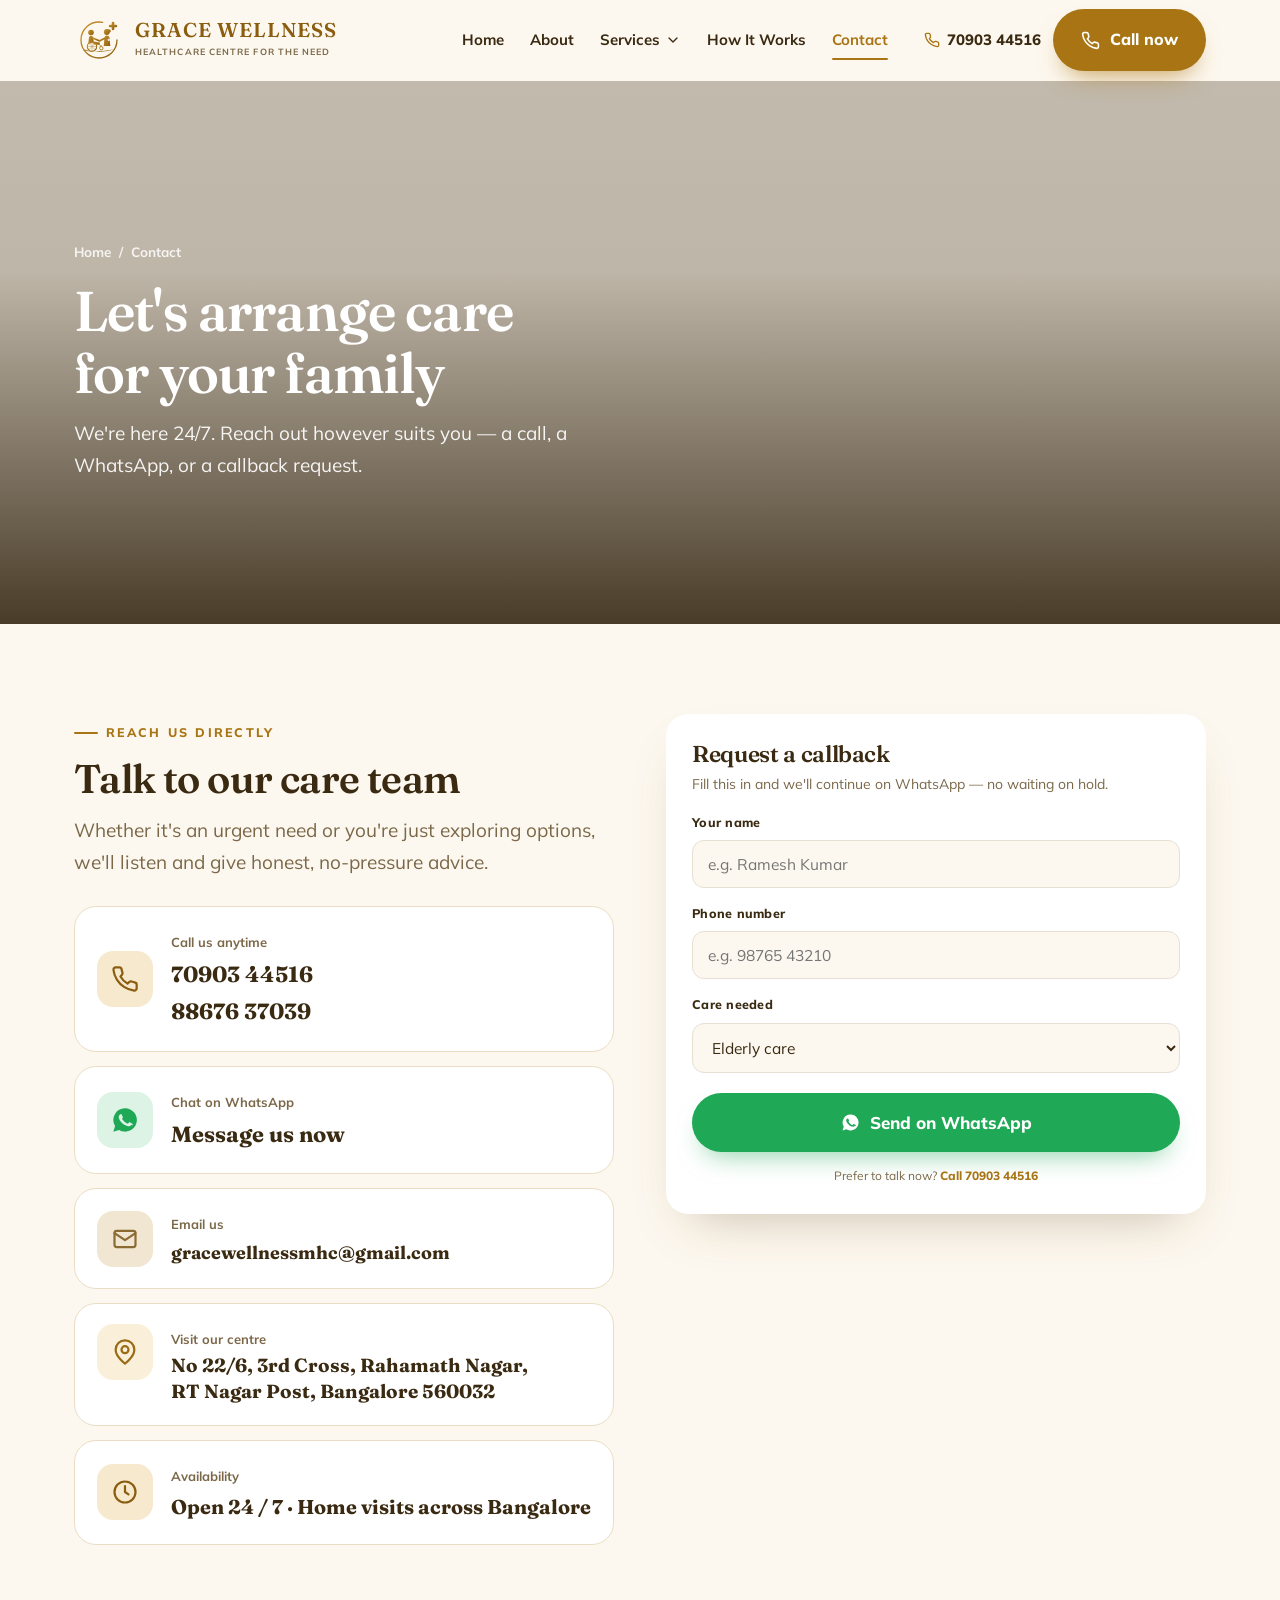
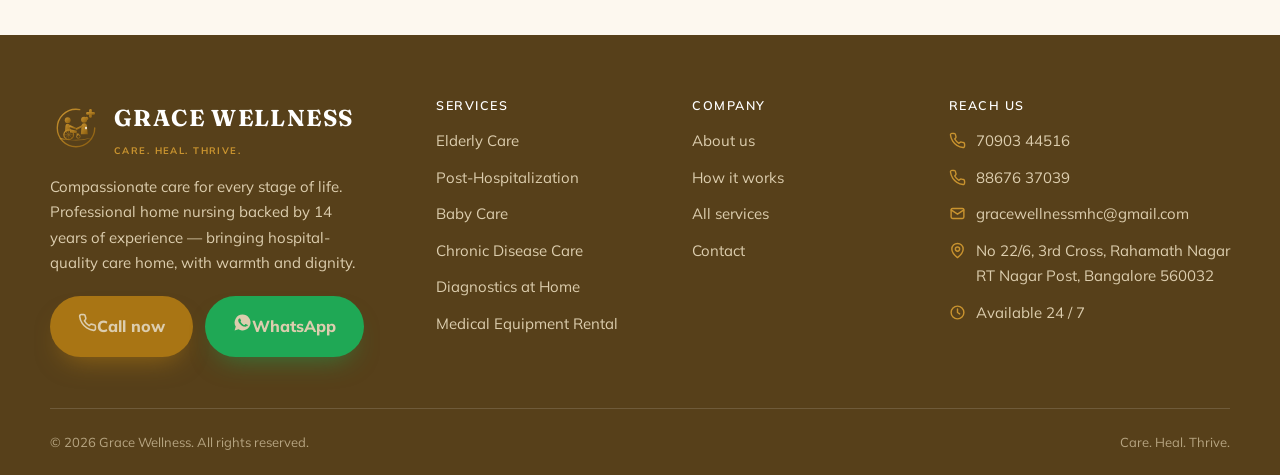
<file: contact.html>
<!doctype html>
<html lang="en">
<head>
<meta charset="utf-8">
<meta name="viewport" content="width=device-width, initial-scale=1">
<title>Contact Us — Grace Wellness Home Nursing Care</title>
<meta name="description" content="Arrange home nursing care today. Call or WhatsApp us 24/7, or request a callback and we'll get a trained nurse ready — often within hours.">
<link rel="canonical" href="https://gracewellnessmhc.com/contact.html">
<meta name="theme-color" content="#A97514">
<meta property="og:type" content="website">
<meta property="og:site_name" content="Grace Wellness">
<meta property="og:locale" content="en_IN">
<meta property="og:url" content="https://gracewellnessmhc.com/contact.html">
<meta property="og:title" content="Contact Us — Grace Wellness Home Nursing Care">
<meta property="og:description" content="Arrange home nursing care today. Call or WhatsApp us 24/7, or request a callback and we'll get a trained nurse ready — often within hours.">
<meta property="og:image" content="https://gracewellnessmhc.com/assets/og-image.jpg">
<meta property="og:image:secure_url" content="https://gracewellnessmhc.com/assets/og-image.jpg">
<meta property="og:image:type" content="image/jpeg">
<meta property="og:image:width" content="1200">
<meta property="og:image:height" content="630">
<meta property="og:image:alt" content="Grace Wellness — expert home nursing care in Bangalore, 14 years of experience">
<meta name="twitter:card" content="summary_large_image">
<meta name="twitter:title" content="Contact Us — Grace Wellness Home Nursing Care">
<meta name="twitter:description" content="Arrange home nursing care today. Call or WhatsApp us 24/7, or request a callback and we'll get a trained nurse ready — often within hours.">
<meta name="twitter:image" content="https://gracewellnessmhc.com/assets/og-image.jpg">
<meta name="twitter:image:alt" content="Grace Wellness — expert home nursing care in Bangalore, 14 years of experience">
<link rel="icon" href="assets/favicon.svg" type="image/svg+xml">
<link rel="preconnect" href="https://fonts.googleapis.com">
<link rel="preconnect" href="https://fonts.gstatic.com" crossorigin>
<link href="https://fonts.googleapis.com/css2?family=Fraunces:ital,opsz,wght@0,9..144,400;0,9..144,500;0,9..144,600;0,9..144,700;1,9..144,500;1,9..144,600&family=Mulish:wght@400;500;600;700;800&display=swap" rel="stylesheet">
<link rel="stylesheet" href="assets/styles.css">
</head>
<body>
<header id="site-header"></header>
<main>
  <section class="page-hero" style="min-height:44vh">
    <div class="ph-bg" style="background-image:url('https://images.pexels.com/photos/18459193/pexels-photo-18459193.jpeg?auto=compress&cs=tinysrgb&w=1600')"></div>
    <div class="wrap">
      <div class="crumb reveal"><a href="index.html">Home</a> / <span>Contact</span></div>
      <h1 class="reveal d1">Let's arrange care for your family</h1>
      <p class="reveal d2">We're here 24/7. Reach out however suits you — a call, a WhatsApp, or a callback request.</p>
    </div>
  </section>

  <section>
    <div class="wrap" style="display:grid;grid-template-columns:1fr 1fr;gap:52px;align-items:start">
      <div class="reveal">
        <span class="eyebrow">Reach us directly</span>
        <h2 style="font-size:clamp(28px,3.4vw,40px);margin-top:14px">Talk to our care team</h2>
        <p class="lead" style="margin-top:14px">Whether it's an urgent need or you're just exploring options, we'll listen and give honest, no-pressure advice.</p>

        <div style="display:grid;gap:14px;margin-top:28px">
          <a class="feat" style="display:flex;align-items:center;gap:18px;padding:20px 22px" href="tel:+917090344516">
            <span class="fi" style="margin:0"><svg viewBox="0 0 24 24" fill="none" stroke="currentColor" stroke-width="1.9" stroke-linecap="round" stroke-linejoin="round"><path d="M22 16.9v3a2 2 0 0 1-2.2 2 19.8 19.8 0 0 1-8.6-3.1 19.5 19.5 0 0 1-6-6 19.8 19.8 0 0 1-3.1-8.6A2 2 0 0 1 4.1 2h3a2 2 0 0 1 2 1.7c.1.9.4 1.8.7 2.7a2 2 0 0 1-.5 2.1L8.1 9.9a16 16 0 0 0 6 6l1.4-1.2a2 2 0 0 1 2.1-.5c.9.3 1.8.6 2.7.7a2 2 0 0 1 1.7 2Z"/></svg></span>
            <span><small style="color:var(--ink-soft);font-weight:700;font-size:13px">Call us anytime</small><b style="display:block;font-family:var(--serif);font-size:22px">70903 44516</b><b style="display:block;font-family:var(--serif);font-size:22px">88676 37039</b></span>
          </a>
          <a class="feat" style="display:flex;align-items:center;gap:18px;padding:20px 22px" href="https://wa.me/917090344516?text=Hi%2C%20I%27d%20like%20to%20arrange%20home%20nursing%20care." target="_blank" rel="noopener">
            <span class="fi" style="margin:0;background:#DCF3E5;color:#1FA855"><svg viewBox="0 0 24 24" fill="currentColor"><path d="M12 2a10 10 0 0 0-8.5 15.2L2 22l4.9-1.5A10 10 0 1 0 12 2Zm5.5 14.1c-.2.6-1.3 1.2-1.8 1.2-.5.1-1 .1-1.7-.1-.4-.1-.9-.3-1.6-.6-2.8-1.2-4.6-4-4.7-4.2-.1-.2-1.1-1.5-1.1-2.8s.7-2 .9-2.2c.2-.2.5-.3.7-.3h.5c.2 0 .4 0 .6.5l.8 1.9c.1.1.1.3 0 .5l-.4.5c-.2.2-.3.4-.1.7.2.3.9 1.4 1.9 2.3 1.3 1.1 2.3 1.5 2.6 1.6.2.1.4.1.6-.1l.7-.9c.2-.3.4-.2.7-.1l1.9.9c.3.1.4.2.5.3.1.2.1.8-.1 1.5Z"/></svg></span>
            <span><small style="color:var(--ink-soft);font-weight:700;font-size:13px">Chat on WhatsApp</small><b style="display:block;font-family:var(--serif);font-size:22px">Message us now</b></span>
          </a>
          <a class="feat" style="display:flex;align-items:center;gap:18px;padding:20px 22px" href="mailto:gracewellnessmhc@gmail.com">
            <span class="fi alt" style="margin:0"><svg viewBox="0 0 24 24" fill="none" stroke="currentColor" stroke-width="1.9" stroke-linecap="round" stroke-linejoin="round"><rect x="3" y="5" width="18" height="14" rx="2"/><path d="m3 7 9 6 9-6"/></svg></span>
            <span><small style="color:var(--ink-soft);font-weight:700;font-size:13px">Email us</small><b style="display:block;font-family:var(--serif);font-size:18px;word-break:break-word">gracewellnessmhc@gmail.com</b></span>
          </a>
          <div class="feat" style="display:flex;align-items:flex-start;gap:18px;padding:20px 22px">
            <span class="fi amber" style="margin:0"><svg viewBox="0 0 24 24" fill="none" stroke="currentColor" stroke-width="1.9" stroke-linecap="round" stroke-linejoin="round"><path d="M20 10c0 6-8 12-8 12s-8-6-8-12a8 8 0 0 1 16 0Z"/><circle cx="12" cy="10" r="3"/></svg></span>
            <span><small style="color:var(--ink-soft);font-weight:700;font-size:13px">Visit our centre</small><b style="display:block;font-family:var(--serif);font-size:19px;line-height:1.35">No 22/6, 3rd Cross, Rahamath Nagar,<br>RT Nagar Post, Bangalore 560032</b></span>
          </div>
          <div class="feat" style="display:flex;align-items:center;gap:18px;padding:20px 22px">
            <span class="fi" style="margin:0"><svg viewBox="0 0 24 24" fill="none" stroke="currentColor" stroke-width="1.9" stroke-linecap="round" stroke-linejoin="round"><circle cx="12" cy="12" r="9"/><path d="M12 7v5l3 2"/></svg></span>
            <span><small style="color:var(--ink-soft);font-weight:700;font-size:13px">Availability</small><b style="display:block;font-family:var(--serif);font-size:20px">Open 24 / 7 · Home visits across Bangalore</b></span>
          </div>
        </div>
      </div>

      <form class="callback reveal d1" id="callbackForm" style="box-shadow:var(--shadow)">
        <h3>Request a callback</h3>
        <p>Fill this in and we'll continue on WhatsApp — no waiting on hold.</p>
        <div class="field"><label for="cbName">Your name</label><input id="cbName" name="name" type="text" placeholder="e.g. Ramesh Kumar" required></div>
        <div class="field"><label for="cbPhone">Phone number</label><input id="cbPhone" name="phone" type="tel" placeholder="e.g. 98765 43210" required></div>
        <div class="field"><label for="cbNeed">Care needed</label>
          <select id="cbNeed" name="need">
            <option>Elderly care</option><option>Post-hospitalization care</option><option>Baby care</option>
            <option>Chronic disease management</option><option>Diagnostics at home</option><option>Medical equipment rental</option>
            <option>Palliative care</option><option>Pharmacy support</option><option>Not sure — please advise</option>
          </select>
        </div>
        <button class="btn btn-wa btn-lg" type="submit"><svg viewBox="0 0 24 24" fill="currentColor"><path d="M12 2a10 10 0 0 0-8.5 15.2L2 22l4.9-1.5A10 10 0 1 0 12 2Zm5.5 14.1c-.2.6-1.3 1.2-1.8 1.2-.5.1-1 .1-1.7-.1-.4-.1-.9-.3-1.6-.6-2.8-1.2-4.6-4-4.7-4.2-.1-.2-1.1-1.5-1.1-2.8s.7-2 .9-2.2c.2-.2.5-.3.7-.3h.5c.2 0 .4 0 .6.5l.8 1.9c.1.1.1.3 0 .5l-.4.5c-.2.2-.3.4-.1.7.2.3.9 1.4 1.9 2.3 1.3 1.1 2.3 1.5 2.6 1.6.2.1.4.1.6-.1l.7-.9c.2-.3.4-.2.7-.1l1.9.9c.3.1.4.2.5.3.1.2.1.8-.1 1.5Z"/></svg>Send on WhatsApp</button>
        <p style="margin-top:14px;font-size:12px;text-align:center">Prefer to talk now? <a href="tel:+917090344516" style="color:var(--gold);font-weight:800">Call 70903 44516</a></p>
      </form>
    </div>
  </section>
</main>
<footer id="site-footer"></footer>
<script src="assets/main.js" defer></script>
</body>
</html>
</file>
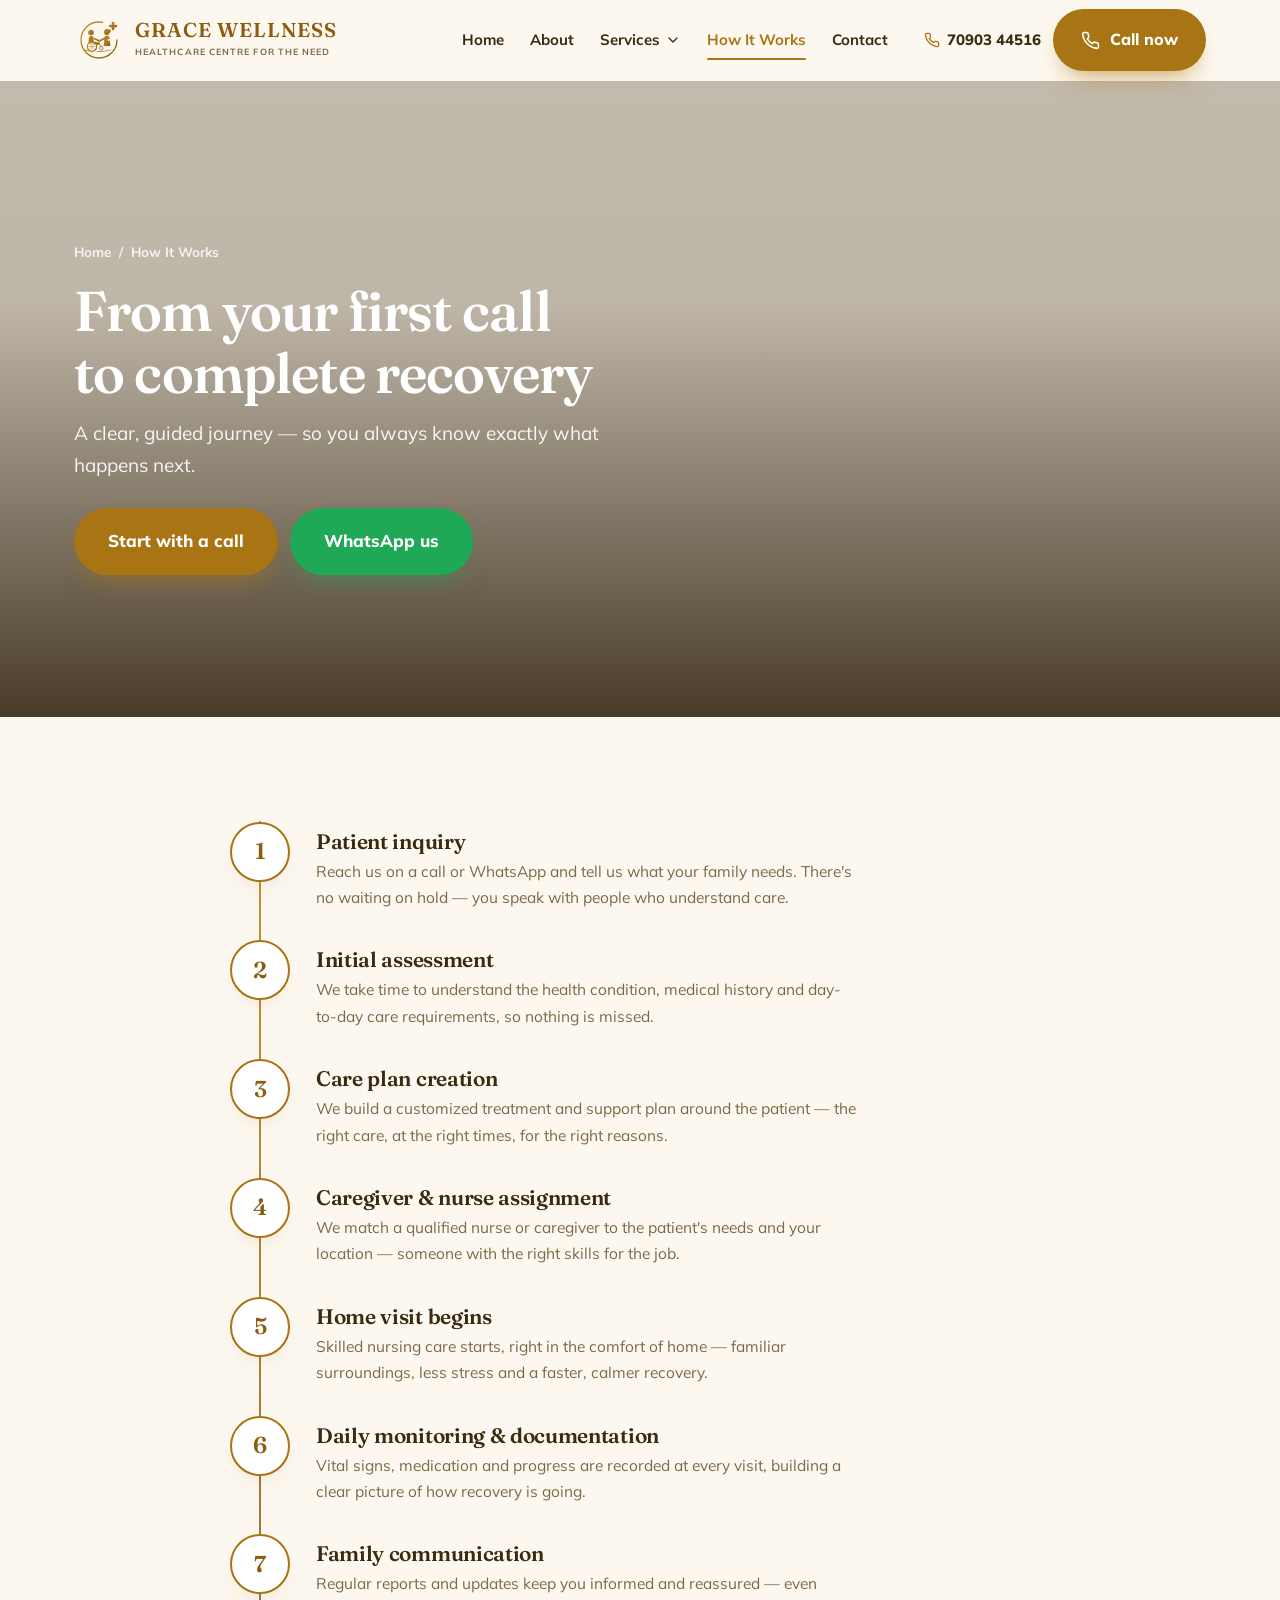
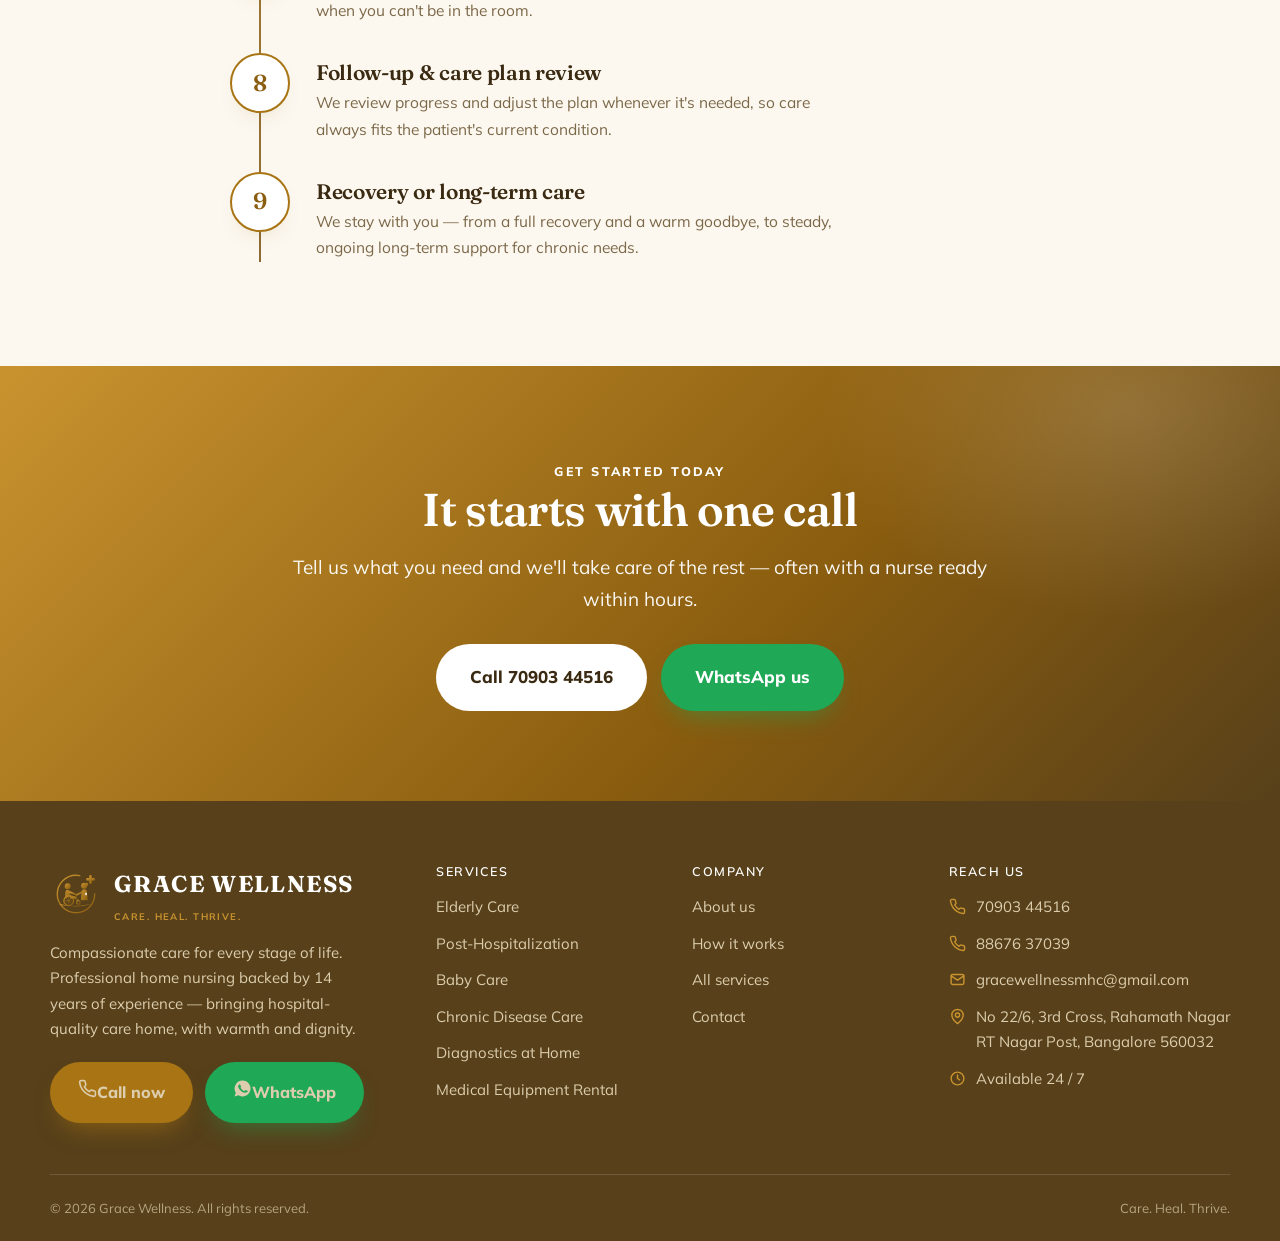
<file: how-it-works.html>
<!doctype html>
<html lang="en">
<head>
<meta charset="utf-8">
<meta name="viewport" content="width=device-width, initial-scale=1">
<title>How It Works — Grace Wellness Home Nursing Care</title>
<meta name="description" content="From your first call to complete recovery — our simple 9-step home nursing journey: inquiry, assessment, care plan, nurse assignment, home visits, daily monitoring and family updates.">
<link rel="canonical" href="https://gracewellnessmhc.com/how-it-works.html">
<meta name="theme-color" content="#A97514">
<meta property="og:type" content="website">
<meta property="og:site_name" content="Grace Wellness">
<meta property="og:locale" content="en_IN">
<meta property="og:url" content="https://gracewellnessmhc.com/how-it-works.html">
<meta property="og:title" content="How It Works — Grace Wellness Home Nursing Care">
<meta property="og:description" content="From your first call to complete recovery — our simple 9-step home nursing journey: inquiry, assessment, care plan, nurse assignment, home visits, daily monitoring and family updates.">
<meta property="og:image" content="https://gracewellnessmhc.com/assets/og-image.jpg">
<meta property="og:image:secure_url" content="https://gracewellnessmhc.com/assets/og-image.jpg">
<meta property="og:image:type" content="image/jpeg">
<meta property="og:image:width" content="1200">
<meta property="og:image:height" content="630">
<meta property="og:image:alt" content="Grace Wellness — expert home nursing care in Bangalore, 14 years of experience">
<meta name="twitter:card" content="summary_large_image">
<meta name="twitter:title" content="How It Works — Grace Wellness Home Nursing Care">
<meta name="twitter:description" content="From your first call to complete recovery — our simple 9-step home nursing journey: inquiry, assessment, care plan, nurse assignment, home visits, daily monitoring and family updates.">
<meta name="twitter:image" content="https://gracewellnessmhc.com/assets/og-image.jpg">
<meta name="twitter:image:alt" content="Grace Wellness — expert home nursing care in Bangalore, 14 years of experience">
<link rel="icon" href="assets/favicon.svg" type="image/svg+xml">
<link rel="preconnect" href="https://fonts.googleapis.com">
<link rel="preconnect" href="https://fonts.gstatic.com" crossorigin>
<link href="https://fonts.googleapis.com/css2?family=Fraunces:ital,opsz,wght@0,9..144,400;0,9..144,500;0,9..144,600;0,9..144,700;1,9..144,500;1,9..144,600&family=Mulish:wght@400;500;600;700;800&display=swap" rel="stylesheet">
<link rel="stylesheet" href="assets/styles.css">
</head>
<body>
<header id="site-header"></header>
<main>
  <section class="page-hero">
    <div class="ph-bg" style="background-image:url('https://images.pexels.com/photos/18459198/pexels-photo-18459198.jpeg?auto=compress&cs=tinysrgb&w=1600')"></div>
    <div class="wrap">
      <div class="crumb reveal"><a href="index.html">Home</a> / <span>How It Works</span></div>
      <h1 class="reveal d1">From your first call to complete recovery</h1>
      <p class="reveal d2">A clear, guided journey — so you always know exactly what happens next.</p>
      <div class="ph-cta reveal d3">
        <a class="btn btn-primary btn-lg" href="tel:+917090344516">Start with a call</a>
        <a class="btn btn-wa btn-lg" href="https://wa.me/917090344516?text=Hi%2C%20I%27d%20like%20to%20start%20home%20nursing%20care." target="_blank" rel="noopener">WhatsApp us</a>
      </div>
    </div>
  </section>

  <section>
    <div class="wrap">
      <div class="timeline">
        <div class="tl-step reveal"><div class="tl-num">1</div><div class="tl-body"><h3>Patient inquiry</h3><p>Reach us on a call or WhatsApp and tell us what your family needs. There's no waiting on hold — you speak with people who understand care.</p></div></div>
        <div class="tl-step reveal"><div class="tl-num">2</div><div class="tl-body"><h3>Initial assessment</h3><p>We take time to understand the health condition, medical history and day-to-day care requirements, so nothing is missed.</p></div></div>
        <div class="tl-step reveal"><div class="tl-num">3</div><div class="tl-body"><h3>Care plan creation</h3><p>We build a customized treatment and support plan around the patient — the right care, at the right times, for the right reasons.</p></div></div>
        <div class="tl-step reveal"><div class="tl-num">4</div><div class="tl-body"><h3>Caregiver &amp; nurse assignment</h3><p>We match a qualified nurse or caregiver to the patient's needs and your location — someone with the right skills for the job.</p></div></div>
        <div class="tl-step reveal"><div class="tl-num">5</div><div class="tl-body"><h3>Home visit begins</h3><p>Skilled nursing care starts, right in the comfort of home — familiar surroundings, less stress and a faster, calmer recovery.</p></div></div>
        <div class="tl-step reveal"><div class="tl-num">6</div><div class="tl-body"><h3>Daily monitoring &amp; documentation</h3><p>Vital signs, medication and progress are recorded at every visit, building a clear picture of how recovery is going.</p></div></div>
        <div class="tl-step reveal"><div class="tl-num">7</div><div class="tl-body"><h3>Family communication</h3><p>Regular reports and updates keep you informed and reassured — even when you can't be in the room.</p></div></div>
        <div class="tl-step reveal"><div class="tl-num">8</div><div class="tl-body"><h3>Follow-up &amp; care plan review</h3><p>We review progress and adjust the plan whenever it's needed, so care always fits the patient's current condition.</p></div></div>
        <div class="tl-step reveal"><div class="tl-num">9</div><div class="tl-body"><h3>Recovery or long-term care</h3><p>We stay with you — from a full recovery and a warm goodbye, to steady, ongoing long-term support for chronic needs.</p></div></div>
      </div>
    </div>
  </section>

  <section class="cta">
    <div class="wrap"><div style="max-width:720px;margin:0 auto;text-align:center">
      <span class="eyebrow center" style="color:#fff">Get started today</span>
      <h2 class="reveal">It starts with one call</h2>
      <p class="reveal d1">Tell us what you need and we'll take care of the rest — often with a nurse ready within hours.</p>
      <div class="cta-actions reveal d2" style="justify-content:center">
        <a class="btn btn-light btn-lg" href="tel:+917090344516">Call 70903 44516</a>
        <a class="btn btn-wa btn-lg" href="https://wa.me/917090344516?text=Hi%2C%20I%27d%20like%20to%20start%20home%20nursing%20care." target="_blank" rel="noopener">WhatsApp us</a>
      </div>
    </div></div>
  </section>
</main>
<footer id="site-footer"></footer>
<script src="assets/main.js" defer></script>
</body>
</html>
</file>
<file: assets/styles.css>
/* =========================================================
   Grace Wellness — Healthcare Centre for the Need
   Shared design system
   Palette: brand gold + warm bronze + ivory cream (from brand identity)
   Type: Fraunces (display) + Mulish (body)
   ========================================================= */

:root{
  --cream:#FDF8EF;
  --cream-2:#F6EAD5;
  --surface:#FFFFFF;
  --ink:#3A2A12;
  --ink-soft:#7B6849;
  --line:#EADDC4;
  --line-2:#E7E0D2;

  --gold:#A97514;
  --gold-deep:#8A5D0F;
  --gold-soft:#F7E9CE;

  --bronze:#8C6B33;
  --bronze-deep:#57401A;
  --bronze-soft:#F1E6D2;

  --amber:#C9932F;
  --amber-soft:#FAF0DA;
  --wa:#1FA855;

  --radius:22px;
  --radius-sm:14px;
  --radius-lg:30px;
  --shadow-sm:0 10px 24px -16px rgba(90,64,20,.34);
  --shadow:0 24px 50px -26px rgba(90,64,20,.36);
  --shadow-lg:0 40px 80px -34px rgba(90,64,20,.42);
  --maxw:1180px;
  --serif:"Fraunces",Georgia,"Times New Roman",serif;
  --sans:"Mulish",-apple-system,BlinkMacSystemFont,"Segoe UI",Roboto,Arial,sans-serif;

  --ease:cubic-bezier(.22,.61,.36,1);
}

*{box-sizing:border-box}
html{scroll-behavior:smooth;-webkit-text-size-adjust:100%}
body{
  margin:0;background:var(--cream);color:var(--ink);
  font-family:var(--sans);font-size:17px;line-height:1.7;font-weight:400;
  -webkit-font-smoothing:antialiased;text-rendering:optimizeLegibility;overflow-x:hidden;
}
h1,h2,h3,h4{font-family:var(--serif);font-weight:600;line-height:1.1;margin:0;color:var(--ink);letter-spacing:-.015em;text-wrap:balance}
p{margin:0}
a{color:inherit;text-decoration:none}
img{display:block;max-width:100%}
ul{margin:0;padding:0;list-style:none}
button{font-family:inherit}
:focus-visible{outline:3px solid var(--gold);outline-offset:3px;border-radius:6px}
::selection{background:var(--gold);color:#fff}

.wrap{width:100%;max-width:var(--maxw);margin:0 auto;padding:0 24px}
.eyebrow{display:inline-flex;align-items:center;gap:8px;font-family:var(--sans);font-size:12.5px;font-weight:800;
  letter-spacing:.18em;text-transform:uppercase;color:var(--gold)}
.eyebrow::before{content:"";width:24px;height:2px;background:var(--gold);border-radius:2px}
.eyebrow.center::before{display:none}
.lead{color:var(--ink-soft);font-size:19px;line-height:1.65}
.serif-accent{font-style:italic;color:var(--gold)}

/* ---------- buttons ---------- */
.btn{display:inline-flex;align-items:center;justify-content:center;gap:10px;font-family:var(--sans);
  font-weight:800;font-size:16px;padding:15px 26px;border-radius:999px;border:2px solid transparent;
  cursor:pointer;transition:transform .2s var(--ease),box-shadow .2s var(--ease),background .2s;white-space:nowrap}
.btn svg{width:19px;height:19px;flex:none}
.btn:hover{transform:translateY(-3px)}
.btn-primary{background:var(--gold);color:#fff;box-shadow:0 14px 26px -12px rgba(169,117,20,.72)}
.btn-primary:hover{background:var(--gold-deep)}
.btn-wa{background:var(--wa);color:#fff;box-shadow:0 14px 26px -12px rgba(31,168,85,.55)}
.btn-wa:hover{background:#178c46}
.btn-alt{background:var(--bronze);color:#fff;box-shadow:0 14px 26px -12px rgba(140,107,51,.55)}
.btn-ghost{background:transparent;color:var(--ink);border-color:var(--line)}
.btn-ghost:hover{border-color:var(--gold);color:var(--gold)}
.btn-light{background:#fff;color:var(--ink)}
.btn-lg{padding:17px 32px;font-size:17px}

/* ---------- header ---------- */
.site-header{position:sticky;top:0;z-index:100;transition:background .3s,box-shadow .3s,border-color .3s;
  background:color-mix(in srgb,var(--cream) 90%,transparent);backdrop-filter:blur(14px);border-bottom:1px solid transparent}
.site-header.scrolled{background:color-mix(in srgb,var(--cream) 96%,transparent);border-bottom-color:var(--line);box-shadow:var(--shadow-sm)}
.hdr{display:flex;align-items:center;gap:16px;height:80px}
.brand{display:flex;align-items:center;gap:11px;flex:none}
.brand .mk{width:50px;height:50px;flex:none}
.brand b{font-family:var(--serif);font-size:20px;font-weight:600;letter-spacing:.05em;line-height:1;display:block;color:var(--gold-deep);text-transform:uppercase;white-space:nowrap}
.brand small{display:block;font-family:var(--sans);font-size:9px;font-weight:700;letter-spacing:.12em;text-transform:uppercase;color:var(--ink-soft);margin-top:4px;white-space:nowrap}
.nav{display:flex;align-items:center;gap:2px;margin-left:auto}
.nav a{position:relative;padding:9px 12px;font-size:15px;font-weight:700;color:var(--ink);border-radius:10px;transition:color .2s;white-space:nowrap}
.nav a:hover{color:var(--gold)}
.nav a.active{color:var(--gold)}
.nav a.active::after{content:"";position:absolute;left:12px;right:12px;bottom:2px;height:2px;background:var(--gold);border-radius:2px}
@media (max-width:1120px){ .hdr-phone{display:none} }
.has-drop{position:relative}
.drop{position:absolute;top:calc(100% + 8px);left:0;min-width:250px;background:var(--surface);border:1px solid var(--line);
  border-radius:16px;box-shadow:var(--shadow);padding:10px;opacity:0;visibility:hidden;transform:translateY(8px);
  transition:.22s var(--ease);display:grid;gap:2px}
.has-drop:hover .drop,.has-drop:focus-within .drop{opacity:1;visibility:visible;transform:none}
.drop a{padding:11px 14px;border-radius:10px;font-size:14.5px;font-weight:700;display:flex;align-items:center;gap:10px}
.drop a:hover{background:var(--gold-soft);color:var(--gold-deep)}
.drop a .di{width:26px;height:26px;flex:none;color:var(--gold)}
.hdr-cta{display:flex;align-items:center;gap:12px;margin-left:8px}
.hdr-phone{font-weight:800;color:var(--ink);font-size:15px;white-space:nowrap;display:flex;align-items:center;gap:7px}
.hdr-phone svg{width:16px;height:16px;color:var(--gold)}
.burger{display:none;margin-left:auto;width:46px;height:46px;border:1px solid var(--line);background:var(--surface);
  border-radius:12px;align-items:center;justify-content:center;cursor:pointer;color:var(--ink)}
.burger svg{width:24px;height:24px}
.mobile-nav{position:fixed;inset:0;z-index:200;background:var(--cream);transform:translateX(100%);
  transition:transform .35s var(--ease);display:flex;flex-direction:column;padding:22px 24px;overflow-y:auto}
.mobile-nav.open{transform:none}
.mobile-nav .mn-top{display:flex;align-items:center;justify-content:space-between;margin-bottom:20px}
.mobile-nav .mn-close{width:46px;height:46px;border:1px solid var(--line);background:var(--surface);border-radius:12px;cursor:pointer;color:var(--ink)}
.mobile-nav a{padding:15px 6px;font-family:var(--serif);font-size:22px;font-weight:600;border-bottom:1px solid var(--line)}
.mobile-nav .mn-sub{font-family:var(--sans);font-size:16px;font-weight:700;color:var(--ink-soft);padding-left:16px}
.mobile-nav .mn-actions{margin-top:auto;display:grid;gap:12px;padding-top:22px}

/* ---------- hero (home) ---------- */
.hero{position:relative;padding:40px 0 70px}
.hero-grid{display:grid;grid-template-columns:1.02fr 1fr;gap:56px;align-items:center}
.hero h1{font-size:clamp(38px,5.4vw,64px);line-height:1.02;margin:20px 0 0}
.hero .lead{margin:24px 0 30px;max-width:38ch}
.hero-cta{display:flex;flex-wrap:wrap;gap:14px}
.hero-trust{display:flex;flex-wrap:wrap;gap:10px 24px;margin-top:30px}
.hero-trust span{display:inline-flex;align-items:center;gap:9px;font-size:15px;font-weight:700;color:var(--ink)}
.hero-trust svg{width:20px;height:20px;color:var(--wa);flex:none}
.hero-media{position:relative}
.hero-media .shot{border-radius:var(--radius-lg);overflow:hidden;box-shadow:var(--shadow-lg);aspect-ratio:4/4.4;background:var(--cream-2)}
.hero-media .shot img{width:100%;height:100%;object-fit:cover}
.hero-blob{position:absolute;inset:-8% -10% -8% 6%;z-index:-1;background:
  radial-gradient(50% 50% at 70% 25%,var(--gold-soft),transparent 70%),
  radial-gradient(46% 46% at 20% 85%,var(--bronze-soft),transparent 70%)}
.badge-30{position:absolute;top:22px;left:-26px;background:linear-gradient(135deg,var(--amber),var(--gold-deep));color:#fff;border-radius:20px;
  padding:14px 20px;box-shadow:var(--shadow);font-weight:800;line-height:1.05;transform:rotate(-4deg)}
.badge-30 b{display:block;font-family:var(--serif);font-size:30px}
.badge-30 span{font-size:11px;letter-spacing:.12em;text-transform:uppercase;opacity:.95}
.float-card{position:absolute;bottom:-22px;right:-20px;background:var(--surface);border:1px solid var(--line);
  border-radius:18px;box-shadow:var(--shadow);padding:14px 16px;display:flex;align-items:center;gap:12px;max-width:250px}
.float-card .fc-ic{width:42px;height:42px;flex:none;border-radius:12px;background:var(--bronze-soft);color:var(--bronze);
  display:flex;align-items:center;justify-content:center}
.float-card .fc-ic svg{width:23px;height:23px}
.float-card b{font-family:var(--sans);font-weight:800;font-size:14px;display:block}
.float-card small{color:var(--ink-soft);font-size:12.5px}

/* ---------- page hero (inner) ---------- */
.page-hero{position:relative;min-height:60vh;display:flex;align-items:flex-end;color:#fff;overflow:hidden}
.page-hero .ph-bg{position:absolute;inset:0;background-size:cover;background-position:center;transform:scale(1.05)}
.page-hero::after{content:"";position:absolute;inset:0;background:linear-gradient(180deg,rgba(58,42,18,.30)0%,rgba(58,42,18,.32)35%,rgba(48,34,13,.88)100%)}
.page-hero .wrap{position:relative;z-index:2;padding-top:70px;padding-bottom:52px}
.crumb{display:flex;gap:8px;align-items:center;font-size:13.5px;font-weight:700;color:rgba(255,255,255,.85);margin-bottom:16px}
.crumb a:hover{color:#fff;text-decoration:underline}
.page-hero h1{color:#fff;font-size:clamp(34px,5vw,56px);max-width:16ch}
.page-hero p{color:rgba(255,255,255,.92);font-size:19px;max-width:52ch;margin-top:14px}
.page-hero .ph-cta{margin-top:26px;display:flex;flex-wrap:wrap;gap:12px}

/* ---------- sections ---------- */
section{padding:90px 0;position:relative}
.sec-head{max-width:60ch;margin-bottom:52px}
.sec-head.center{margin-left:auto;margin-right:auto;text-align:center}
.sec-head h2{font-size:clamp(30px,3.8vw,45px);margin:16px 0 0}
.sec-head .lead{margin-top:16px}
.bg-cream2{background:var(--cream-2)}
.bg-surface{background:var(--surface)}

/* ---------- stats strip ---------- */
.stats{background:var(--surface);border-top:1px solid var(--line);border-bottom:1px solid var(--line)}
.stats-grid{display:grid;grid-template-columns:repeat(4,1fr);gap:14px;padding:44px 0}
.stat{text-align:center;padding:6px}
.stat .num{font-family:var(--serif);font-size:46px;font-weight:600;color:var(--gold);line-height:1;font-variant-numeric:tabular-nums}
.stat .cap{font-size:14.5px;font-weight:700;color:var(--ink-soft);margin-top:10px;letter-spacing:.01em}

/* ---------- service cards ---------- */
.svc-grid{display:grid;grid-template-columns:repeat(4,1fr);gap:22px}
.svc-card{background:var(--surface);border:1px solid var(--line);border-radius:var(--radius);overflow:hidden;
  display:flex;flex-direction:column;transition:transform .28s var(--ease),box-shadow .28s var(--ease)}
.svc-card:hover{transform:translateY(-8px);box-shadow:var(--shadow)}
.svc-card .thumb{aspect-ratio:3/2.1;overflow:hidden;position:relative}
.svc-card .thumb img{width:100%;height:100%;object-fit:cover;transition:transform .5s var(--ease)}
.svc-card:hover .thumb img{transform:scale(1.07)}
.svc-card .thumb .tag{position:absolute;top:12px;left:12px;background:rgba(255,255,255,.94);color:var(--gold-deep);
  font-size:11px;font-weight:800;letter-spacing:.08em;text-transform:uppercase;padding:6px 11px;border-radius:999px}
.svc-card .bd{padding:22px 22px 24px;display:flex;flex-direction:column;flex:1}
.svc-card h3{font-size:21px;font-family:var(--serif)}
.svc-card p{color:var(--ink-soft);font-size:14.5px;margin-top:9px;flex:1}
.svc-card .more{margin-top:16px;font-weight:800;font-size:14.5px;color:var(--gold);display:inline-flex;align-items:center;gap:7px}
.svc-card .more svg{width:16px;height:16px;transition:transform .2s}
.svc-card:hover .more svg{transform:translateX(4px)}

/* ---------- split content (image + text) ---------- */
.split{display:grid;grid-template-columns:1fr 1fr;gap:60px;align-items:center}
.split.rev .split-media{order:2}
.split-media{position:relative}
.split-media .frame{border-radius:var(--radius-lg);overflow:hidden;box-shadow:var(--shadow);aspect-ratio:4/3.2}
.split-media .frame img{width:100%;height:100%;object-fit:cover}
.split-media .stamp{position:absolute;bottom:-18px;left:-18px;background:var(--amber-soft);color:var(--gold-deep);
  border:1px solid #EAD6A6;border-radius:16px;padding:12px 16px;font-weight:800;box-shadow:var(--shadow-sm);font-size:14px}
.split h2{font-size:clamp(28px,3.4vw,40px)}
.split .lead{margin-top:16px}
.ticks{margin-top:24px;display:grid;gap:13px}
.ticks li{display:flex;gap:13px;align-items:flex-start;font-weight:600;font-size:16px}
.ticks li svg{width:24px;height:24px;flex:none;color:var(--wa);margin-top:1px}
.ticks li small{display:block;font-weight:500;color:var(--ink-soft);font-size:14px;margin-top:2px}

/* ---------- feature cards ---------- */
.feat-grid{display:grid;grid-template-columns:repeat(3,1fr);gap:22px}
.feat{background:var(--surface);border:1px solid var(--line);border-radius:var(--radius);padding:30px 26px;transition:transform .25s var(--ease),box-shadow .25s var(--ease)}
.feat:hover{transform:translateY(-6px);box-shadow:var(--shadow)}
.feat .fi{width:56px;height:56px;border-radius:16px;display:flex;align-items:center;justify-content:center;margin-bottom:18px;background:var(--gold-soft);color:var(--gold-deep)}
.feat .fi.alt{background:var(--bronze-soft);color:var(--bronze)}
.feat .fi.amber{background:var(--amber-soft);color:#9A6A17}
.feat .fi svg{width:28px;height:28px}
.feat h3{font-size:20px}
.feat p{color:var(--ink-soft);font-size:15px;margin-top:10px}

/* ---------- timeline ---------- */
.timeline{position:relative;max-width:820px;margin:0 auto}
.timeline::before{content:"";position:absolute;left:29px;top:14px;bottom:14px;width:2px;background:linear-gradient(var(--amber),var(--bronze))}
.tl-step{position:relative;display:flex;gap:26px;padding:15px 0}
.tl-num{flex:none;width:60px;height:60px;border-radius:50%;background:var(--surface);border:2px solid var(--gold);
  color:var(--gold-deep);display:flex;align-items:center;justify-content:center;font-family:var(--serif);font-size:23px;font-weight:600;z-index:1;box-shadow:var(--shadow-sm)}
.tl-body{padding-top:8px}
.tl-body h3{font-size:21px}
.tl-body p{color:var(--ink-soft);font-size:15.5px;margin-top:5px;max-width:60ch}

/* ---------- testimonials ---------- */
.quotes{display:grid;grid-template-columns:repeat(3,1fr);gap:22px}
.quote{background:var(--surface);border:1px solid var(--line);border-radius:var(--radius);padding:28px 26px;position:relative}
.quote .qm{font-family:var(--serif);font-size:60px;line-height:.6;color:var(--gold-soft);height:26px}
.quote .stars{color:var(--amber);font-size:15px;letter-spacing:3px;margin:4px 0 12px}
.quote p{font-size:16.5px;line-height:1.6}
.quote .who{margin-top:18px;display:flex;align-items:center;gap:12px}
.quote .who .av{width:44px;height:44px;border-radius:50%;background:var(--bronze-soft);color:var(--bronze);display:flex;align-items:center;justify-content:center;font-weight:800;font-family:var(--serif)}
.quote .who b{font-size:14.5px}
.quote .who small{display:block;color:var(--ink-soft);font-size:12.5px}
.sample-note{text-align:center;font-size:12.5px;color:var(--ink-soft);margin-top:22px;font-style:italic}

/* ---------- faq ---------- */
.faq{max-width:840px;margin:0 auto}
.faq details{background:var(--surface);border:1px solid var(--line);border-radius:var(--radius-sm);margin-bottom:12px;overflow:hidden}
.faq summary{cursor:pointer;padding:20px 24px;font-weight:800;font-size:17px;list-style:none;display:flex;justify-content:space-between;gap:18px;align-items:center}
.faq summary::-webkit-details-marker{display:none}
.faq .chev{flex:none;color:var(--gold);transition:transform .25s}
.faq details[open] .chev{transform:rotate(180deg)}
.faq details p{padding:0 24px 22px;color:var(--ink-soft);font-size:15.5px}

/* ---------- CTA band ---------- */
.cta{position:relative;overflow:hidden;background:linear-gradient(135deg,var(--amber)0%,var(--gold-deep)60%,var(--bronze-deep)100%);color:#fff}
.cta::before{content:"";position:absolute;inset:0;background:radial-gradient(40% 80% at 88% 10%,rgba(255,255,255,.16),transparent 60%)}
.cta .wrap{position:relative}
.cta-grid{display:grid;grid-template-columns:1.1fr .9fr;gap:52px;align-items:center}
.cta h2{color:#fff;font-size:clamp(30px,3.8vw,46px)}
.cta p{color:rgba(255,255,255,.94);font-size:19px;margin-top:16px}
.cta .eyebrow{color:#fff}
.cta .eyebrow::before{background:#fff}
.cta-actions{margin-top:28px;display:flex;flex-wrap:wrap;gap:14px}
.callback{background:#fff;color:var(--ink);border-radius:var(--radius);padding:28px 26px;box-shadow:var(--shadow-lg)}
.callback h3{font-family:var(--serif);font-size:23px}
.callback>p{font-size:14px;color:var(--ink-soft);margin-top:6px}
.field{display:flex;flex-direction:column;gap:7px;margin-top:15px}
.field label{font-size:12.5px;font-weight:800;letter-spacing:.02em}
.field input,.field select{font-family:var(--sans);font-size:15.5px;padding:13px 15px;border:1.5px solid var(--line-2);
  border-radius:12px;background:var(--cream);color:var(--ink);transition:border-color .2s}
.field input:focus,.field select:focus{outline:none;border-color:var(--gold)}
.callback .btn{width:100%;margin-top:20px}

/* ---------- footer ---------- */
.site-footer{background:var(--bronze-deep);color:#DCCDAE;font-size:15px}
.foot-top{display:grid;grid-template-columns:1.6fr 1fr 1fr 1.3fr;gap:40px;padding:64px 0 40px}
.foot-brand{display:flex;align-items:center;gap:12px;margin-bottom:16px}
.foot-brand .mk{width:52px;height:52px;flex:none}
.foot-brand b{font-family:var(--serif);font-size:23px;color:#fff;letter-spacing:.06em;text-transform:uppercase}
.foot-brand small{display:block;font-size:9.5px;font-weight:700;letter-spacing:.15em;text-transform:uppercase;color:var(--amber);margin-top:4px}
.foot-col h4{color:#fff;font-family:var(--sans);font-size:12.5px;letter-spacing:.12em;text-transform:uppercase;margin-bottom:16px}
.foot-col a,.foot-col p{display:block;color:#DCCDAE;margin-bottom:11px;transition:color .2s}
.foot-col a:hover{color:#fff}
.foot-contact a,.foot-contact p{display:flex;align-items:flex-start;gap:10px}
.foot-contact svg{width:17px;height:17px;color:var(--amber);flex:none;margin-top:4px}
.foot-bottom{border-top:1px solid rgba(255,255,255,.14);padding:22px 0;display:flex;justify-content:space-between;flex-wrap:wrap;gap:10px;font-size:13px;color:#B6A481}

/* ---------- mobile action bar ---------- */
.mobile-bar{display:none;position:fixed;bottom:0;left:0;right:0;z-index:150;background:var(--surface);border-top:1px solid var(--line);box-shadow:0 -10px 30px -20px rgba(0,0,0,.4)}
.mobile-bar a{flex:1;display:flex;align-items:center;justify-content:center;gap:8px;padding:15px;font-weight:800;font-size:15.5px}
.mobile-bar a svg{width:19px;height:19px}
.mobile-bar .mb-call{color:var(--gold-deep)}
.mobile-bar .mb-wa{background:var(--wa);color:#fff}

/* ---------- reveal animations ---------- */
html.stills .reveal,html.stills .zoom{opacity:1!important;transform:none!important;transition:none!important;animation:none!important}
@media (prefers-reduced-motion:no-preference){
  .reveal{opacity:0;transform:translateY(26px);transition:opacity .8s var(--ease),transform .8s var(--ease)}
  .reveal.in{opacity:1;transform:none}
  .reveal.d1{transition-delay:.08s}.reveal.d2{transition-delay:.16s}.reveal.d3{transition-delay:.24s}
  .reveal.d4{transition-delay:.32s}.reveal.d5{transition-delay:.40s}.reveal.d6{transition-delay:.48s}
  .zoom{opacity:0;transform:scale(.94);transition:opacity .9s var(--ease),transform .9s var(--ease)}
  .zoom.in{opacity:1;transform:none}
  .badge-30{animation:floaty 5s ease-in-out infinite}
  @keyframes floaty{0%,100%{transform:translateY(0) rotate(-4deg)}50%{transform:translateY(-9px) rotate(-4deg)}}
  .float-card{animation:floaty2 5s ease-in-out infinite 1s}
  @keyframes floaty2{0%,100%{transform:translateY(0)}50%{transform:translateY(-8px)}}
}

/* ---------- responsive ---------- */
@media (max-width:1000px){
  .svc-grid{grid-template-columns:repeat(2,1fr)}
  .feat-grid{grid-template-columns:1fr}
  .quotes{grid-template-columns:1fr}
  .hero-grid{grid-template-columns:1fr;gap:60px}
  .hero-media{max-width:460px;margin:0 auto;width:100%}
  .split{grid-template-columns:1fr;gap:36px}
  .split.rev .split-media{order:0}
  .cta-grid{grid-template-columns:1fr;gap:34px}
  .foot-top{grid-template-columns:1fr 1fr;gap:32px}
}
@media (max-width:760px){
  body{font-size:16px;padding-bottom:60px}
  .nav,.hdr-cta{display:none}
  .burger{display:flex}
  section{padding:64px 0}
  .stats-grid{grid-template-columns:repeat(2,1fr);gap:30px 14px}
  .svc-grid{grid-template-columns:1fr}
  .foot-top{grid-template-columns:1fr;gap:28px}
  .mobile-bar{display:flex}
  .badge-30{left:8px}
  .float-card{right:8px}
  .page-hero{min-height:52vh}
  .sec-head{margin-bottom:38px}
}
</file>
